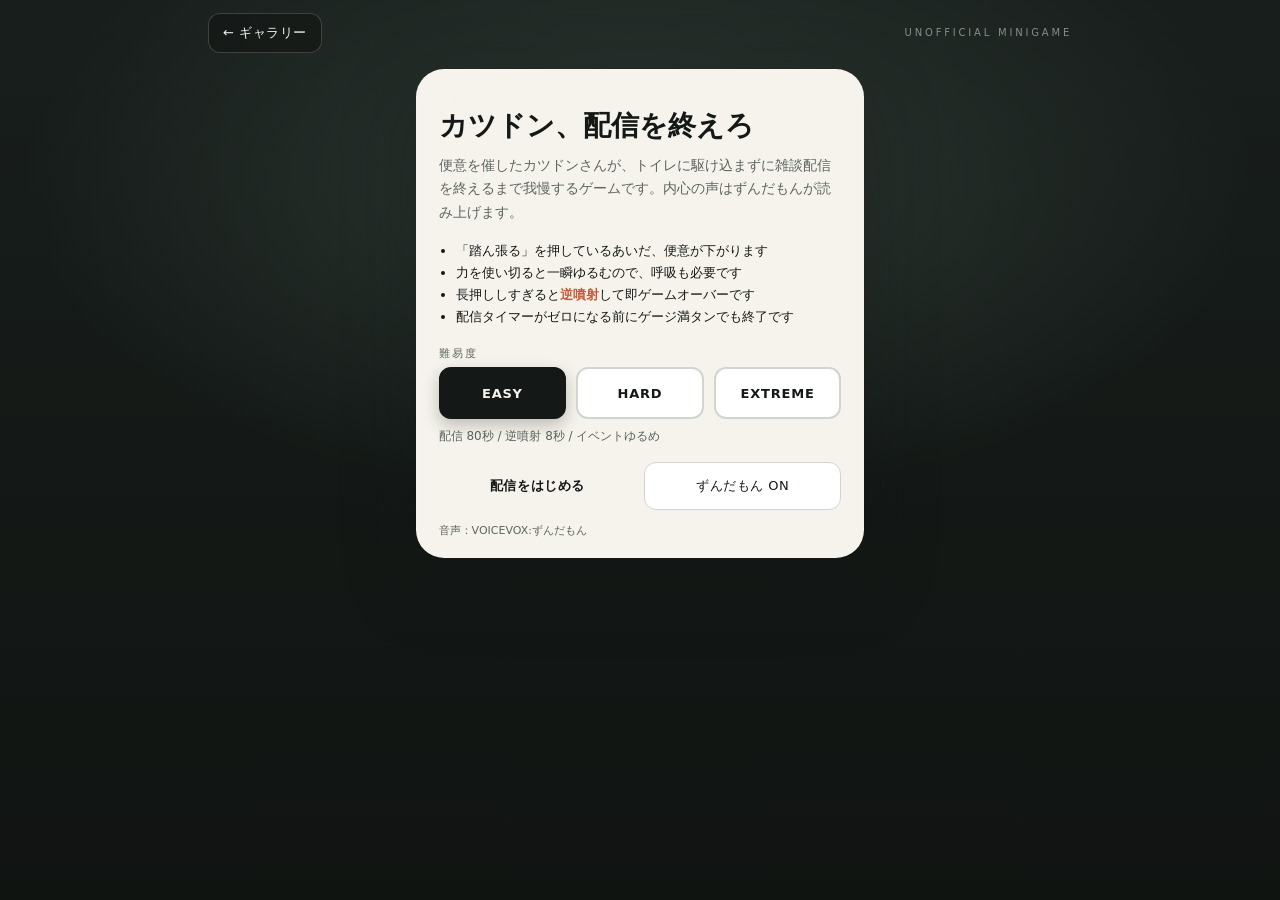
<file: game.html>
<!DOCTYPE html>
<html lang="ja">
<head>
  <meta charset="UTF-8">
  <meta name="viewport" content="width=device-width,initial-scale=1,viewport-fit=cover">
  <title>カツドン、配信を終えろ</title>
  <meta name="description" content="便意を我慢して雑談配信を終える非公式ミニゲーム。ずんだもん音声付き。">
  <link rel="canonical" href="https://shortinmsleeper.github.io/katsudon-channel-test/game.html">
  <link rel="icon" type="image/svg+xml" href="./favicon.svg">

  <!-- Open Graph -->
  <meta property="og:type" content="website">
  <meta property="og:site_name" content="カツドンチャンネル FAN ARCHIVE">
  <meta property="og:locale" content="ja_JP">
  <meta property="og:title" content="カツドン、配信を終えろ">
  <meta property="og:description" content="便意を我慢して配信を終えろ。ずんだもんが内心を読み上げます。非公式ミニゲーム。">
  <meta property="og:url" content="https://shortinmsleeper.github.io/katsudon-channel-test/game.html">
  <meta property="og:image" content="https://shortinmsleeper.github.io/katsudon-channel-test/archive/05.jpg?v=20260819">
  <meta property="og:image:secure_url" content="https://shortinmsleeper.github.io/katsudon-channel-test/archive/05.jpg?v=20260819">
  <meta property="og:image:type" content="image/jpeg">
  <meta property="og:image:width" content="1376">
  <meta property="og:image:height" content="752">
  <meta property="og:image:alt" content="カツドン、配信を終えろ — 便意我慢ミニゲーム">

  <!-- X (Twitter) Card -->
  <meta name="twitter:card" content="summary_large_image">
  <meta name="twitter:title" content="カツドン、配信を終えろ">
  <meta name="twitter:description" content="便意を我慢して配信を終えろ。ずんだもんが内心を読み上げます。非公式ミニゲーム。">
  <meta name="twitter:image" content="https://shortinmsleeper.github.io/katsudon-channel-test/archive/05.jpg?v=20260819">
  <meta name="twitter:image:alt" content="カツドン、配信を終えろ — 便意我慢ミニゲーム">

  <meta name="theme-color" content="#141816">
  <link rel="stylesheet" href="./game.css?v=6">
</head>
<body>
  <div class="bg" aria-hidden="true"></div>
  <div class="shade"></div>

  <div class="wrap" id="wrap">
    <header class="top">
      <a class="back" href="./">← ギャラリー</a>
      <p class="kicker">UNOFFICIAL MINIGAME</p>
    </header>

    <section id="title" class="panel">
      <p class="kicker">LIVE ENDURANCE</p>
      <h1>カツドン、配信を終えろ</h1>
      <p class="lead">便意を催したカツドンさんが、トイレに駆け込まずに雑談配信を終えるまで我慢するゲームです。内心の声はずんだもんが読み上げます。</p>
      <ul class="rules">
        <li>「踏ん張る」を押しているあいだ、便意が下がります</li>
        <li>力を使い切ると一瞬ゆるむので、呼吸も必要です</li>
        <li>長押ししすぎると<strong>逆噴射</strong>して即ゲームオーバーです</li>
        <li>配信タイマーがゼロになる前にゲージ満タンでも終了です</li>
      </ul>

      <p class="diff-label">難易度</p>
      <div class="diff" id="diff" role="group" aria-label="難易度">
        <button type="button" data-diff="easy" class="on" aria-pressed="true" onclick="window.__setDiff&&window.__setDiff('easy')">EASY</button>
        <button type="button" data-diff="hard" aria-pressed="false" onclick="window.__setDiff&&window.__setDiff('hard')">HARD</button>
        <button type="button" data-diff="extreme" aria-pressed="false" onclick="window.__setDiff&&window.__setDiff('extreme')">EXTREME</button>
      </div>
      <p class="diff-desc" id="diffDesc">配信 80秒 / 逆噴射 8秒 / イベントゆるめ</p>

      <div class="row">
        <button type="button" class="solid" id="startBtn">配信をはじめる</button>
        <button type="button" class="ghost" id="voiceToggle" aria-pressed="true">ずんだもん ON</button>
      </div>
      <p class="stats" id="bestStats"></p>
      <p class="credit">音声：VOICEVOX:ずんだもん</p>
    </section>

    <section id="play" class="play hidden">
      <div class="hud">
        <span class="live"><i></i> LIVE</span>
        <span class="pill" id="clock">1:20</span>
        <span class="pill" id="viewers">42 人が視聴中</span>
        <span class="pill" id="diffBadge">EASY</span>
      </div>

      <div class="stage">
        <div class="cam" id="cam">
          <img src="./archive/05.jpg" alt="配信中のカツドン" class="cam-img">
          <div class="cam-tint" id="camTint"></div>
          <div class="event-banner hidden" id="eventBanner">
            <p class="event-kicker">EVENT</p>
            <p id="eventLabel"></p>
          </div>
          <div class="cam-caption">
            <p class="name">カツドン</p>
            <p class="line" id="line">今日もまったりいきます。</p>
          </div>
        </div>
        <aside class="chat" id="chatList"></aside>
      </div>

      <div class="controls">
        <div class="meters">
          <div>
            <p class="meter-label">便意 <strong id="urgeNum">16</strong></p>
            <div class="bar"><div class="bar-fill" id="urgeBar"></div></div>
          </div>
          <div>
            <p class="meter-label">踏ん張り <span id="stamNum">100</span> · 連続 <span id="holdNum">0.0</span>s</p>
            <div class="bar thin"><div class="bar-fill stam" id="stamBar"></div></div>
            <div class="bar thin risk"><div class="bar-fill risk-fill" id="holdBar"></div></div>
          </div>
        </div>
        <button type="button" class="hold" id="holdBtn">踏ん張る</button>
        <p class="hint">押し続けて我慢。離すと息を吸います。長押ししすぎ注意。スペースキー可。</p>
      </div>
    </section>

    <section id="result" class="panel hidden">
      <p class="kicker" id="resultKicker">STREAM COMPLETE</p>
      <h2 id="resultTitle">配信、無事終了。</h2>
      <p class="lead" id="resultLead"></p>
      <div class="row">
        <button type="button" class="solid" id="retryBtn">もう一度配信する</button>
        <a class="ghost linkbtn" href="./">ギャラリーに戻る</a>
      </div>
    </section>
  </div>

  <script src="./game.js?v=6" defer></script>
</body>
</html>
</file>
<file: game.css>
:root {
  --bg: #e7f0e8;
  --ink: #141816;
  --paper: #f6f3ec;
  --muted: #5c6560;
  --line: #cfd6d0;
  --danger: #c45a3a;
  --warn: #d4a24a;
  --ease: cubic-bezier(0.23, 1, 0.32, 1);
}
* { box-sizing: border-box; }
html, body {
  margin: 0;
  min-height: 100%;
  background: var(--ink);
  color: var(--paper);
  font-family: "Hiragino Sans", "Yu Gothic UI", "Noto Sans JP", system-ui, sans-serif;
}
body.playing { height: 100%; overflow: hidden; }
button, a.linkbtn { font: inherit; cursor: pointer; }
a { color: inherit; text-decoration: none; }

.bg {
  position: fixed; inset: 0; z-index: 0;
  background:
    radial-gradient(80% 60% at 50% 20%, #3a4a42 0%, transparent 60%),
    linear-gradient(180deg, #1a2220, #0e1210);
  pointer-events: none;
}
.shade {
  position: fixed; inset: 0; z-index: 0;
  background: rgba(20,24,22,.35);
  pointer-events: none;
}

.wrap {
  position: relative; z-index: 1;
  min-height: 100dvh; max-width: 56rem; margin: 0 auto;
  display: flex; flex-direction: column;
  padding: max(0.8rem, env(safe-area-inset-top)) 1rem max(0.8rem, env(safe-area-inset-bottom));
}
body.playing .wrap {
  height: 100dvh; min-height: 0; overflow: hidden;
}

.top { display: flex; justify-content: space-between; align-items: center; gap: 12px; flex-shrink: 0; }
.back, .ghost, .solid, .linkbtn, .hold {
  border-radius: 12px; border: 1px solid rgba(246,243,236,.18);
  background: rgba(20,24,22,.72); color: var(--paper);
  padding: 0 14px; height: 40px; display: inline-flex; align-items: center; justify-content: center;
  letter-spacing: .04em; font-size: 13px;
}
.solid { background: var(--paper); color: var(--ink); border-color: transparent; font-weight: 600; }
.ghost { background: transparent; }
.panel .ghost, .panel .linkbtn {
  color: var(--ink);
  border-color: var(--line);
  background: #fff;
}
.panel .ghost:active, .panel .linkbtn:active { transform: scale(0.98); }
.ghost.on { background: var(--paper); color: var(--ink); border-color: transparent; }
.kicker { margin: 0; font-size: 10px; letter-spacing: .28em; font-weight: 500; color: rgba(246,243,236,.5); }

.panel {
  margin: 1rem auto; width: min(28rem, 100%);
  border-radius: 28px; border: 1px solid rgba(246,243,236,.12);
  background: var(--paper); color: var(--ink);
  padding: 1.4rem 1.35rem 1.2rem;
  box-shadow: 0 24px 70px rgba(20,24,22,.35);
  position: relative;
  z-index: 5;
  pointer-events: auto;
}
.panel h1, .panel h2 {
  margin: .35rem 0 0;
  font-family: "Hiragino Mincho ProN", "Yu Mincho", serif;
  font-size: 1.75rem; line-height: 1.2; font-weight: 600;
}
.lead { margin: .75rem 0 0; font-size: 14px; line-height: 1.65; color: var(--muted); }
.rules { margin: 1rem 0 0; padding-left: 1.1rem; font-size: 13px; line-height: 1.7; color: var(--ink); }
.rules strong { color: var(--danger); }

.diff-label { margin: 1.1rem 0 .4rem; font-size: 11px; letter-spacing: .2em; color: var(--muted); }
.diff {
  display: grid; grid-template-columns: repeat(3, 1fr); gap: 10px;
  position: relative; z-index: 20;
  pointer-events: auto;
}
.diff button {
  height: 52px;
  min-height: 52px;
  border-radius: 12px;
  border: 2px solid var(--line);
  background: #fff;
  color: var(--ink);
  font-size: 13px;
  font-weight: 700;
  letter-spacing: .06em;
  cursor: pointer;
  -webkit-tap-highlight-color: rgba(20,24,22,.15);
  touch-action: manipulation;
  user-select: none;
  -webkit-user-select: none;
  pointer-events: auto;
  position: relative;
  z-index: 21;
}
.diff button:active {
  transform: scale(0.96);
}
.diff button.on {
  background: var(--ink);
  color: var(--paper);
  border-color: var(--ink);
  box-shadow: 0 6px 16px rgba(20,24,22,.25);
}
.diff-desc { margin: .55rem 0 0; font-size: 12px; color: var(--muted); min-height: 1.2em; }

.row { display: flex; flex-wrap: wrap; gap: 8px; margin-top: 1.1rem; }
.row .solid, .row .ghost, .row .linkbtn { flex: 1; min-width: 8rem; height: 48px; }
.stats { margin: .8rem 0 0; font-size: 12px; color: var(--muted); }
.credit { margin: .7rem 0 0; font-size: 11px; color: var(--muted); }

.play { flex: 1; display: flex; flex-direction: column; min-height: 0; gap: .7rem; }
.hud { display: flex; flex-wrap: wrap; gap: 6px; align-items: center; flex-shrink: 0; }
.live {
  display: inline-flex; align-items: center; gap: 6px;
  background: var(--danger); color: #fff; border-radius: 999px;
  padding: 4px 10px; font-size: 11px; font-weight: 700; letter-spacing: .06em;
}
.live i { width: 7px; height: 7px; border-radius: 50%; background: #fff; display: block; }
.pill {
  border-radius: 999px; border: 1px solid rgba(246,243,236,.14);
  background: rgba(20,24,22,.72); padding: 4px 10px; font-size: 12px;
}

.stage {
  flex: 1; min-height: 0; display: grid; gap: 10px;
  grid-template-columns: 1fr;
}
@media (min-width: 860px) {
  .stage { grid-template-columns: 1fr 16rem; }
}
.cam {
  position: relative; overflow: hidden; border-radius: 22px;
  border: 1px solid rgba(246,243,236,.12); background: #111;
  min-height: 0;
}
.cam-img {
  width: 100%; height: 100%; object-fit: cover; display: block;
  min-height: 180px; max-height: 42vh;
}
@media (min-width: 860px) {
  .cam-img { max-height: none; height: 100%; }
}
.cam-tint {
  position: absolute; inset: 0; pointer-events: none;
  transition: background .2s;
}
.cam-caption {
  position: absolute; left: 0; right: 0; bottom: 0;
  padding: 16px 14px 12px;
  background: linear-gradient(transparent, rgba(10,12,11,.88));
}
.cam-caption .name { margin: 0; font-family: "Hiragino Mincho ProN", "Yu Mincho", serif; font-size: 1.15rem; }
.cam-caption .line { margin: .25rem 0 0; font-size: 13px; color: rgba(246,243,236,.78); line-height: 1.45; }
.event-banner {
  position: absolute; top: 10px; left: 10px; right: 10px;
  border-radius: 14px; background: rgba(20,24,22,.86);
  padding: 10px 12px; border: 1px solid rgba(246,243,236,.12);
}
.event-kicker { margin: 0; font-size: 10px; letter-spacing: .22em; color: var(--warn); }
.event-banner p:last-child { margin: 2px 0 0; font-weight: 600; font-size: 14px; }

.chat {
  display: none; overflow: auto;
  border-radius: 18px; border: 1px solid rgba(246,243,236,.12);
  background: rgba(20,24,22,.72); padding: 10px 12px;
  font-size: 13px; line-height: 1.45;
}
@media (min-width: 860px) { .chat { display: block; } }
.chat .c { margin: 0 0 8px; }
.chat .n { color: var(--warn); }

.controls {
  border-radius: 22px; border: 1px solid rgba(246,243,236,.12);
  background: rgba(20,24,22,.82); padding: 12px 14px 10px;
  flex-shrink: 0;
}
.meters { display: grid; gap: 10px; }
.meter-label { margin: 0 0 4px; font-size: 11px; letter-spacing: .08em; color: rgba(246,243,236,.6); }
.meter-label strong { font-size: 1.35rem; color: var(--paper); font-variant-numeric: tabular-nums; }
.bar { height: 12px; border-radius: 999px; background: rgba(246,243,236,.12); overflow: hidden; }
.bar.thin { height: 6px; margin-top: 4px; }
.bar-fill { height: 100%; width: 0%; border-radius: inherit; background: var(--paper); transition: width 60ms linear, background .15s; }
.bar-fill.stam { background: rgba(246,243,236,.55); }
.bar-fill.risk-fill { background: var(--warn); }
.bar-fill.danger { background: var(--danger); }
.bar-fill.warn { background: var(--warn); }

.hold {
  margin-top: 12px; width: 100%; height: 60px;
  border-radius: 16px; font-size: 16px; font-weight: 600;
  background: rgba(246,243,236,.14); color: var(--paper);
  touch-action: none; user-select: none; -webkit-user-select: none;
}
.hold.on { background: var(--paper); color: var(--ink); }
.hold.risk { outline: 2px solid var(--warn); }
.hold.boom { outline: 2px solid var(--danger); background: var(--danger); color: #fff; }
.hint { margin: 8px 0 0; text-align: center; font-size: 11px; color: rgba(246,243,236,.45); }

.hidden { display: none !important; }

@media (prefers-reduced-motion: reduce) {
  .bar-fill, .cam-tint { transition: none; }
}
</file>
